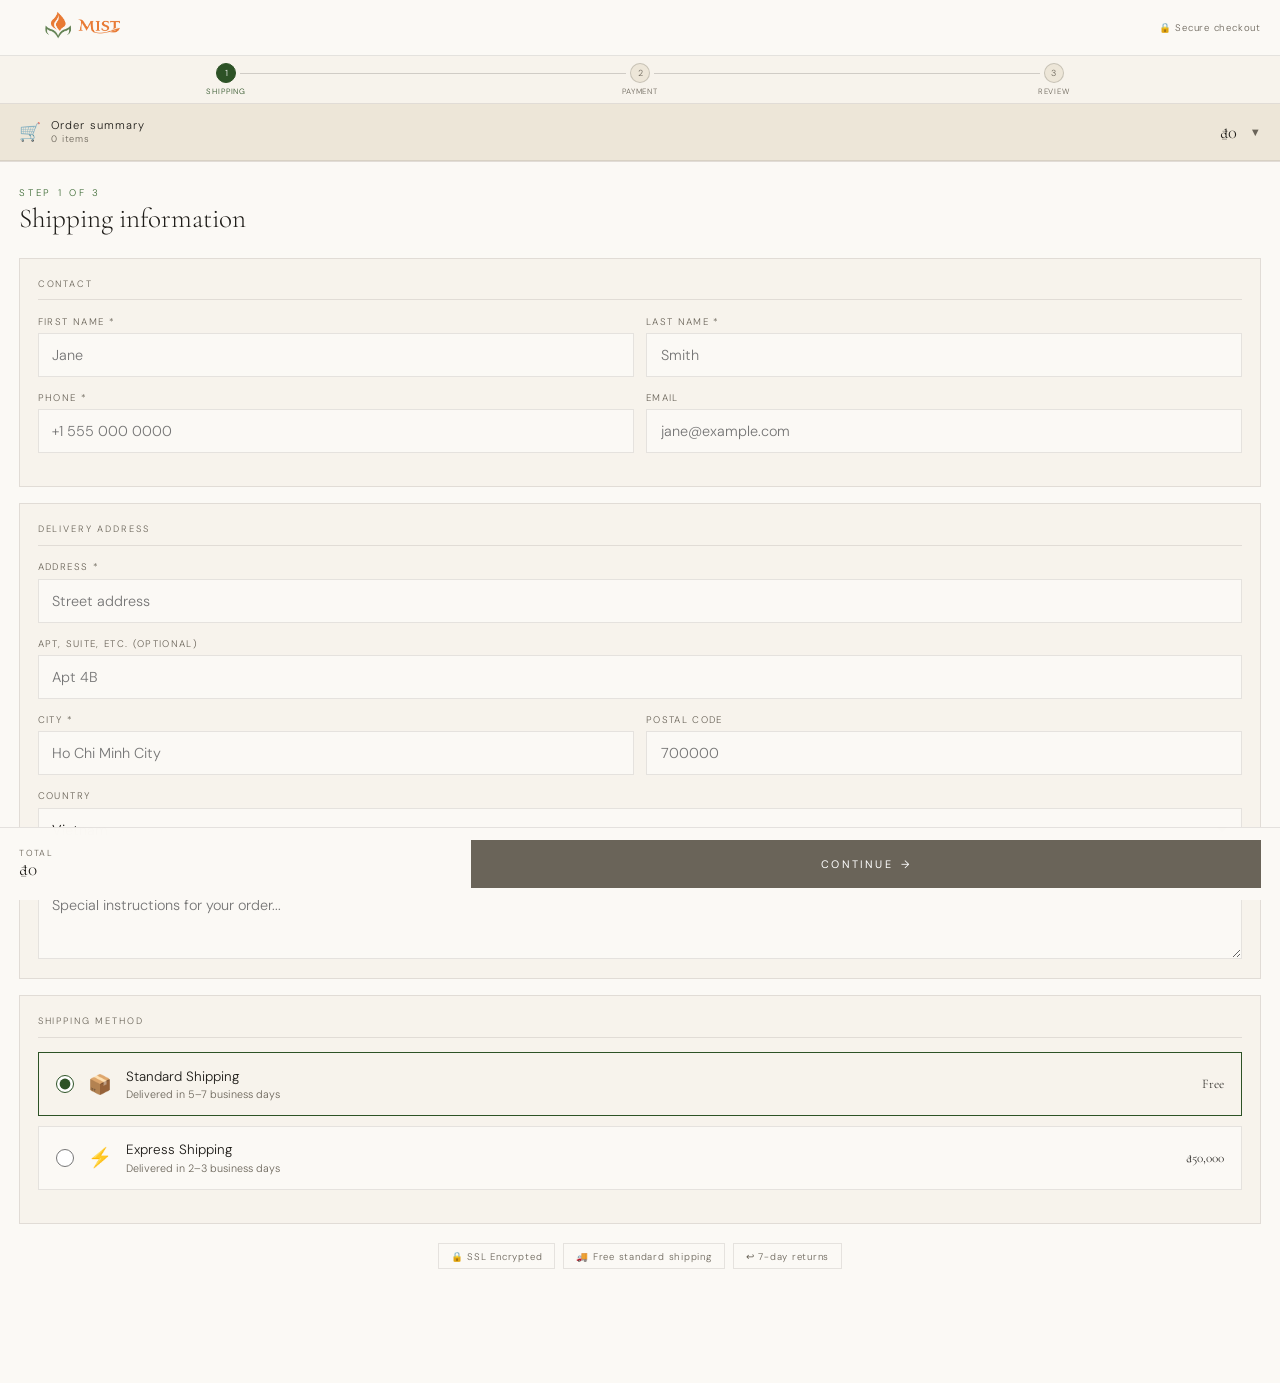
<file: checkout_en.html>
<!DOCTYPE html>
<html lang="en">
<head>
<meta charset="UTF-8">
<meta name="viewport" content="width=device-width, initial-scale=1.0, viewport-fit=cover">
<title>Checkout — MIST</title>
<link href="https://fonts.googleapis.com/css2?family=Cormorant+Garamond:ital,wght@0,300;0,400;0,600;1,300;1,400&family=DM+Sans:wght@200;300;400&display=swap" rel="stylesheet">
<style>
*,*::before,*::after{box-sizing:border-box;margin:0;padding:0}
:root{
  --orange:#C96A1A;--amber:#E8960A;
  --green:#2D5226;--green-mid:#3D6B35;
  --crimson:#7A1525;
  --cream:#F7F3EC;--white:#FBF9F5;--sand:#EDE6D8;
  --ink:#1E1C18;--ash:#6A6459;
  --border:rgba(30,28,24,0.1);--border2:rgba(30,28,24,0.18);
}
html{scroll-behavior:smooth;-webkit-text-size-adjust:100%}
body{font-family:'DM Sans',sans-serif;font-weight:300;background:var(--white);color:var(--ink);min-height:100vh;padding-bottom:90px}

/* ── NAV ── */
.top-bar{
  position:sticky;top:0;z-index:200;
  background:rgba(251,249,245,0.97);backdrop-filter:blur(14px);
  border-bottom:1px solid var(--border);
  display:flex;align-items:center;justify-content:space-between;
  padding:0 1.2rem;height:56px;
}
.top-bar-logo img{height:80px;width:auto;object-fit:contain;display:block;transform:scale(1.1);transform-origin:left center}
.top-secure{font-size:0.6rem;color:var(--ash);letter-spacing:0.08em;display:flex;align-items:center;gap:0.3rem}

/* ── STEPS ── */
.steps{
  display:flex;align-items:center;
  padding:0 1.2rem;height:48px;
  background:var(--cream);border-bottom:1px solid var(--border);
}
.step{
  flex:1;display:flex;flex-direction:column;align-items:center;
  position:relative;
}
.step:not(:last-child)::after{
  content:'';position:absolute;top:10px;left:calc(50% + 14px);
  width:calc(100% - 28px);height:1px;background:var(--border2);
}
.step.done:not(:last-child)::after{background:var(--green)}
.step-dot{
  width:20px;height:20px;border-radius:50%;
  background:var(--sand);border:1px solid var(--border2);
  display:flex;align-items:center;justify-content:center;
  font-size:0.55rem;color:var(--ash);
  transition:all 0.3s;position:relative;z-index:1;
}
.step.active .step-dot{background:var(--green);border-color:var(--green);color:#fff}
.step.done .step-dot{background:var(--green);border-color:var(--green);color:#fff;font-size:0.7rem}
.step-label{font-size:0.48rem;letter-spacing:0.12em;text-transform:uppercase;color:var(--ash);margin-top:3px}
.step.active .step-label{color:var(--green)}

/* ── ORDER SUMMARY TOGGLE ── */
.summary-toggle{
  display:flex;align-items:center;justify-content:space-between;
  padding:0.9rem 1.2rem;
  background:var(--sand);border-bottom:1px solid var(--border);
  cursor:pointer;user-select:none;
}
.summary-toggle-left{display:flex;align-items:center;gap:0.6rem}
.summary-toggle-icon{font-size:1.1rem}
.summary-toggle-text{font-size:0.7rem;letter-spacing:0.1em;color:var(--ink)}
.summary-toggle-count{font-size:0.58rem;letter-spacing:0.1em;color:var(--ash);margin-top:1px}
.summary-toggle-right{display:flex;align-items:center;gap:0.8rem}
.summary-toggle-total{font-family:'Cormorant Garamond',serif;font-size:1.15rem;color:var(--ink)}
.summary-chevron{font-size:0.7rem;color:var(--ash);transition:transform 0.28s}
.summary-chevron.open{transform:rotate(180deg)}

.summary-panel{
  max-height:0;overflow:hidden;
  transition:max-height 0.4s cubic-bezier(0.4,0,0.2,1);
  background:var(--cream);border-bottom:1px solid var(--border);
}
.summary-panel.open{max-height:600px}
.summary-inner{padding:1rem 1.2rem 1.2rem}

.sum-item{
  display:grid;grid-template-columns:52px 1fr auto;
  gap:0.75rem;align-items:center;
  padding:0.65rem 0;border-bottom:1px solid var(--border);
}
.sum-item:last-of-type{border-bottom:none}
.sum-img-wrap{position:relative}
.sum-img{width:52px;height:52px;object-fit:cover;border:1px solid var(--border);display:block}
.sum-qty-badge{
  position:absolute;top:-6px;right:-6px;
  background:var(--ash);color:#fff;
  width:18px;height:18px;border-radius:50%;
  font-size:0.55rem;display:flex;align-items:center;justify-content:center;
}
.sum-name{font-family:'Cormorant Garamond',serif;font-size:0.92rem;color:var(--ink);line-height:1.2}
.sum-scent{font-size:0.55rem;letter-spacing:0.14em;text-transform:uppercase;color:var(--green-mid);margin-bottom:2px}
.sum-price{font-size:0.82rem;color:var(--ink);white-space:nowrap}

.sum-divider{height:1px;background:var(--border);margin:0.7rem 0}

.promo-row{display:flex;gap:0.5rem;margin-bottom:0.9rem}
.promo-inp{
  flex:1;font-family:'DM Sans',sans-serif;font-weight:300;font-size:0.82rem;
  border:1px solid var(--border);background:var(--white);
  padding:0.55rem 0.85rem;outline:none;transition:border-color 0.2s;color:var(--ink);
}
.promo-inp:focus{border-color:var(--green-mid)}
.promo-inp.error{border-color:var(--crimson)}
.promo-inp.success{border-color:var(--green-mid)}
.promo-btn{
  font-family:'DM Sans',sans-serif;font-size:0.62rem;
  letter-spacing:0.12em;text-transform:uppercase;
  background:none;border:1px solid var(--border);
  color:var(--ash);padding:0 1rem;cursor:pointer;
  transition:all 0.2s;white-space:nowrap;min-height:40px;
}
.promo-btn:active{background:var(--green);color:#fff;border-color:var(--green)}

.sum-line{
  display:flex;justify-content:space-between;align-items:baseline;
  font-size:0.75rem;color:var(--ash);padding:0.3rem 0;
}
.sum-line.discount{color:var(--green-mid)}
.sum-line.total{
  font-size:0.82rem;color:var(--ink);
  padding:0.65rem 0 0;margin-top:0.3rem;
  border-top:1px solid var(--border2);
}
.sum-line.total .val{font-family:'Cormorant Garamond',serif;font-size:1.35rem}

/* ── FORM PAGES ── */
.page{display:none;padding:1.5rem 1.2rem}
.page.active{display:block}

.page-heading{margin-bottom:1.5rem}
.page-label{font-size:0.6rem;letter-spacing:0.28em;text-transform:uppercase;color:var(--green-mid);display:block;margin-bottom:0.3rem}
.page-title{font-family:'Cormorant Garamond',serif;font-size:1.7rem;font-weight:300;color:var(--ink);line-height:1.1}

.card{background:var(--cream);border:1px solid var(--border);padding:1.2rem 1.1rem;margin-bottom:1rem}
.card-label{font-size:0.58rem;letter-spacing:0.2em;text-transform:uppercase;color:var(--ash);margin-bottom:0.9rem;padding-bottom:0.6rem;border-bottom:1px solid var(--border)}

.frow{display:grid;grid-template-columns:1fr 1fr;gap:0.75rem}
.fgrp{display:flex;flex-direction:column;gap:0.35rem;margin-bottom:0.85rem}
.fgrp:last-child{margin-bottom:0}
.flabel{font-size:0.6rem;letter-spacing:0.14em;text-transform:uppercase;color:var(--ash)}
.finput,.fselect,.ftextarea{
  font-family:'DM Sans',sans-serif;font-weight:300;font-size:0.9rem;
  color:var(--ink);background:var(--white);
  border:1px solid var(--border);
  padding:0.7rem 0.85rem;outline:none;
  transition:border-color 0.2s;width:100%;
  -webkit-appearance:none;border-radius:0;min-height:44px;
}
.finput:focus,.fselect:focus,.ftextarea:focus{border-color:var(--green-mid)}
.finput.error{border-color:var(--crimson)}
.ftextarea{resize:vertical;min-height:75px}
.fselect{
  background-image:url("data:image/svg+xml,%3Csvg xmlns='http://www.w3.org/2000/svg' width='10' height='6'%3E%3Cpath d='M0 0l5 6 5-6z' fill='%236A6459'/%3E%3C/svg%3E");
  background-repeat:no-repeat;background-position:right 0.9rem center;
  padding-right:2.2rem;cursor:pointer;
}

/* ── SHIPPING OPTIONS ── */
.ship-opts{display:flex;flex-direction:column;gap:0.6rem;margin-bottom:0.85rem}
.ship-opt{
  display:flex;align-items:center;gap:0.85rem;
  padding:0.9rem 1.1rem;cursor:pointer;
  border:1.5px solid var(--border);background:var(--white);
  transition:border-color 0.2s,background 0.2s;
}
.ship-opt.selected{border-color:var(--green);background:var(--cream)}
.ship-opt input[type=radio]{width:18px;height:18px;accent-color:var(--green);flex-shrink:0}
.ship-icon{font-size:1.2rem;flex-shrink:0}
.ship-info{flex:1}
.ship-name{font-size:0.84rem;color:var(--ink)}
.ship-eta{font-size:0.67rem;color:var(--ash);margin-top:0.15rem}
.ship-price{font-size:0.82rem;color:var(--ink);white-space:nowrap;font-family:'Cormorant Garamond',serif}

/* ── PAYMENT OPTIONS ── */
.pay-opts{display:flex;flex-direction:column;gap:0.6rem}
.pay-opt{
  display:flex;align-items:center;gap:0.85rem;
  padding:1rem 1.1rem;cursor:pointer;
  border:1.5px solid var(--border);background:var(--white);
  transition:border-color 0.2s,background 0.2s;
  position:relative;
}
.pay-opt.selected{border-color:var(--green);background:var(--cream)}
.pay-opt input[type=radio]{width:18px;height:18px;accent-color:var(--green);flex-shrink:0}
.pay-icon{font-size:1.3rem;flex-shrink:0}
.pay-info{flex:1}
.pay-name{font-size:0.84rem;color:var(--ink);line-height:1.2}
.pay-desc{font-size:0.67rem;color:var(--ash);margin-top:0.18rem;line-height:1.4}
.pay-badge{
  font-size:0.52rem;letter-spacing:0.1em;text-transform:uppercase;
  background:var(--green);color:#fff;padding:0.2rem 0.55rem;
  position:absolute;top:-1px;right:-1px;
}
.pay-logos{display:flex;gap:0.4rem;margin-top:0.5rem;flex-wrap:wrap}
.pay-logo-chip{
  font-size:0.55rem;letter-spacing:0.08em;
  border:1px solid var(--border);padding:0.2rem 0.5rem;
  color:var(--ash);
}

/* ── CARD FIELDS ── */
.card-fields{margin-top:1rem;padding-top:1rem;border-top:1px solid var(--border);display:none}
.card-fields.show{display:block}
.card-number-wrap{position:relative}
.card-lock{position:absolute;right:0.85rem;top:50%;transform:translateY(-50%);font-size:0.85rem;opacity:0.4}

/* ── TRUST ROW ── */
.trust-row{display:flex;gap:0.5rem;flex-wrap:wrap;margin-top:1.2rem;justify-content:center}
.trust-chip{
  font-size:0.6rem;letter-spacing:0.08em;color:var(--ash);
  border:1px solid var(--border);padding:0.35rem 0.75rem;
  display:flex;align-items:center;gap:0.3rem;
}

/* ── BOTTOM BAR ── */
.bottom-bar{
  position:fixed;bottom:0;left:0;right:0;z-index:300;
  background:rgba(251,249,245,0.98);backdrop-filter:blur(14px);
  border-top:1px solid var(--border);
  padding:0.75rem 1.2rem;
  padding-bottom:calc(0.75rem + env(safe-area-inset-bottom));
  display:flex;align-items:center;gap:0.85rem;
}
.bb-total{flex:1}
.bb-total-label{font-size:0.55rem;letter-spacing:0.16em;text-transform:uppercase;color:var(--ash)}
.bb-total-val{font-family:'Cormorant Garamond',serif;font-size:1.2rem;color:var(--ink);line-height:1.1}
.bb-btn{
  flex:1.8;height:48px;
  background:var(--green);color:#fff;border:none;cursor:pointer;
  font-family:'DM Sans',sans-serif;font-size:0.68rem;
  letter-spacing:0.2em;text-transform:uppercase;
  transition:background 0.2s,transform 0.12s;
  display:flex;align-items:center;justify-content:center;gap:0.5rem;
}
.bb-btn:active{background:var(--green-mid);transform:scale(0.98)}
.bb-btn:disabled{background:var(--ash);cursor:not-allowed}
.bb-back-btn{
  width:48px;height:48px;display:none;
  background:none;border:1px solid var(--border);cursor:pointer;
  color:var(--ash);font-size:1rem;
  align-items:center;justify-content:center;
  transition:all 0.2s;flex-shrink:0;
}
.bb-back-btn:active{background:var(--sand)}

/* ── REVIEW ── */
.review-row{display:flex;align-items:flex-start;justify-content:space-between;margin-bottom:0.85rem}
.review-label{font-size:0.57rem;letter-spacing:0.2em;text-transform:uppercase;color:var(--ash);margin-bottom:0.3rem;display:block}
.review-value{font-size:0.84rem;color:var(--ink);line-height:1.6}
.review-edit{
  font-size:0.58rem;letter-spacing:0.12em;text-transform:uppercase;
  color:var(--green-mid);border:none;background:none;cursor:pointer;
  padding:0;text-decoration:underline;text-underline-offset:2px;flex-shrink:0;
}
.review-section{margin-bottom:0.85rem}

/* ── SUCCESS SHEET ── */
.success-overlay{
  display:none;position:fixed;inset:0;z-index:600;
  background:rgba(30,28,24,0.55);
  align-items:flex-end;justify-content:center;
}
.success-overlay.show{display:flex}
.success-sheet{
  background:var(--white);width:100%;max-height:88vh;
  overflow-y:auto;border-radius:16px 16px 0 0;
  padding:2rem 1.5rem 3rem;text-align:center;
  animation:slideUp 0.42s cubic-bezier(0.22,1,0.36,1) forwards;
}
@keyframes slideUp{from{transform:translateY(60px);opacity:0}to{transform:translateY(0);opacity:1}}
.success-candle{font-size:2.8rem;margin-bottom:1rem;display:block;animation:flicker 2s ease-in-out infinite alternate}
@keyframes flicker{0%{transform:rotate(-1deg)}100%{transform:rotate(1deg)}}
.success-title{font-family:'Cormorant Garamond',serif;font-size:1.9rem;font-weight:300;color:var(--ink);margin-bottom:0.6rem}
.success-order-id{font-size:0.62rem;letter-spacing:0.22em;text-transform:uppercase;color:var(--green-mid);margin-bottom:1.2rem;display:block}
.success-msg{font-size:0.82rem;color:var(--ash);line-height:1.9;margin-bottom:1.8rem;max-width:300px;margin-left:auto;margin-right:auto}
.success-divider{height:1px;background:var(--border);margin:1.2rem 0}
.success-steps{text-align:left;margin-bottom:1.8rem}
.success-step{display:flex;align-items:center;gap:0.75rem;padding:0.6rem 0;border-bottom:1px solid var(--border)}
.success-step:last-child{border-bottom:none}
.success-step-icon{font-size:1rem;width:24px;text-align:center;flex-shrink:0}
.success-step-text{font-size:0.75rem;color:var(--ash);line-height:1.5}
.success-step-text strong{color:var(--ink);font-weight:400}
.success-home{
  display:block;width:100%;padding:0.95rem;
  background:var(--green);color:#fff;text-decoration:none;
  font-size:0.68rem;letter-spacing:0.2em;text-transform:uppercase;
  transition:background 0.2s;
}
.success-home:active{background:var(--green-mid)}
</style>
</head>
<body>

<!-- NAV -->
<header class="top-bar">
  <a class="top-bar-logo" href="index.html">
    <img src="anh/logo-03.png" alt="MIST">
  </a>
  <span class="top-secure">🔒 Secure checkout</span>
</header>

<!-- STEPS -->
<div class="steps" id="stepsBar">
  <div class="step active" id="s1">
    <div class="step-dot" id="sd1">1</div>
    <span class="step-label">Shipping</span>
  </div>
  <div class="step" id="s2">
    <div class="step-dot" id="sd2">2</div>
    <span class="step-label">Payment</span>
  </div>
  <div class="step" id="s3">
    <div class="step-dot" id="sd3">3</div>
    <span class="step-label">Review</span>
  </div>
</div>

<!-- ORDER SUMMARY TOGGLE -->
<div class="summary-toggle" id="summaryToggle">
  <div class="summary-toggle-left">
    <span class="summary-toggle-icon">🛒</span>
    <div>
      <div class="summary-toggle-text">Order summary</div>
      <div class="summary-toggle-count" id="toggleCount">0 items</div>
    </div>
  </div>
  <div class="summary-toggle-right">
    <span class="summary-toggle-total" id="toggleTotal">₫0</span>
    <span class="summary-chevron" id="summaryChevron">▼</span>
  </div>
</div>

<!-- SUMMARY PANEL -->
<div class="summary-panel" id="summaryPanel">
  <div class="summary-inner">
    <div id="sumItems"></div>
    <div class="sum-divider"></div>
    <div class="promo-row">
      <input class="promo-inp" type="text" id="promoInput" placeholder="Promo code">
      <button class="promo-btn" id="promoBtn">Apply</button>
    </div>
    <div class="sum-lines">
      <div class="sum-line"><span>Subtotal</span><span class="val" id="subtotalVal">₫0</span></div>
      <div class="sum-line"><span>Shipping</span><span class="val" id="shippingVal">Free</span></div>
      <div class="sum-line discount" id="discountLine" style="display:none">
        <span>Discount</span><span class="val" id="discountVal">-₫0</span>
      </div>
      <div class="sum-line total">
        <span>Total</span><span class="val" id="totalVal">₫0</span>
      </div>
    </div>
  </div>
</div>

<!-- ══ PAGE 1: SHIPPING ══ -->
<div class="page active" id="page1">
  <div class="page-heading">
    <span class="page-label">Step 1 of 3</span>
    <h1 class="page-title">Shipping information</h1>
  </div>

  <div class="card">
    <p class="card-label">Contact</p>
    <div class="frow">
      <div class="fgrp">
        <label class="flabel">First name *</label>
        <input class="finput" type="text" id="firstName" placeholder="Jane" autocomplete="given-name">
      </div>
      <div class="fgrp">
        <label class="flabel">Last name *</label>
        <input class="finput" type="text" id="lastName" placeholder="Smith" autocomplete="family-name">
      </div>
    </div>
    <div class="frow">
      <div class="fgrp">
        <label class="flabel">Phone *</label>
        <input class="finput" type="tel" id="phone" placeholder="+1 555 000 0000" autocomplete="tel">
      </div>
      <div class="fgrp">
        <label class="flabel">Email</label>
        <input class="finput" type="email" id="email" placeholder="jane@example.com" autocomplete="email">
      </div>
    </div>
  </div>

  <div class="card">
    <p class="card-label">Delivery address</p>
    <div class="fgrp">
      <label class="flabel">Address *</label>
      <input class="finput" type="text" id="address" placeholder="Street address" autocomplete="street-address">
    </div>
    <div class="fgrp">
      <label class="flabel">Apt, suite, etc. (optional)</label>
      <input class="finput" type="text" id="apt" placeholder="Apt 4B" autocomplete="address-line2">
    </div>
    <div class="frow">
      <div class="fgrp">
        <label class="flabel">City *</label>
        <input class="finput" type="text" id="city" placeholder="Ho Chi Minh City" autocomplete="address-level2">
      </div>
      <div class="fgrp">
        <label class="flabel">Postal code</label>
        <input class="finput" type="text" id="postal" placeholder="700000" autocomplete="postal-code">
      </div>
    </div>
    <div class="fgrp">
      <label class="flabel">Country</label>
      <select class="fselect" id="country" autocomplete="country">
        <option value="VN">Vietnam</option>
        <option value="US">United States</option>
        <option value="GB">United Kingdom</option>
        <option value="AU">Australia</option>
        <option value="SG">Singapore</option>
        <option value="JP">Japan</option>
        <option value="KR">South Korea</option>
        <option value="FR">France</option>
        <option value="DE">Germany</option>
        <option value="other">Other</option>
      </select>
    </div>
    <div class="fgrp">
      <label class="flabel">Order notes (optional)</label>
      <textarea class="ftextarea" id="note" placeholder="Special instructions for your order..."></textarea>
    </div>
  </div>

  <div class="card">
    <p class="card-label">Shipping method</p>
    <div class="ship-opts" id="shippingOpts">
      <label class="ship-opt selected">
        <input type="radio" name="shipping" value="standard" checked>
        <span class="ship-icon">📦</span>
        <div class="ship-info">
          <p class="ship-name">Standard Shipping</p>
          <p class="ship-eta">Delivered in 5–7 business days</p>
        </div>
        <span class="ship-price">Free</span>
      </label>
      <label class="ship-opt">
        <input type="radio" name="shipping" value="express">
        <span class="ship-icon">⚡</span>
        <div class="ship-info">
          <p class="ship-name">Express Shipping</p>
          <p class="ship-eta">Delivered in 2–3 business days</p>
        </div>
        <span class="ship-price">₫50,000</span>
      </label>
    </div>
  </div>

  <div class="trust-row">
    <span class="trust-chip">🔒 SSL Encrypted</span>
    <span class="trust-chip">🚚 Free standard shipping</span>
    <span class="trust-chip">↩ 7-day returns</span>
  </div>
</div>

<!-- ══ PAGE 2: PAYMENT ══ -->
<div class="page" id="page2">
  <div class="page-heading">
    <span class="page-label">Step 2 of 3</span>
    <h1 class="page-title">Payment method</h1>
  </div>

  <div class="card">
    <p class="card-label">Choose how to pay</p>
    <div class="pay-opts" id="paymentOptions">

      <label class="pay-opt selected">
        <input type="radio" name="payment" value="card" checked>
        <span class="pay-icon">💳</span>
        <div class="pay-info">
          <p class="pay-name">Credit / Debit card</p>
          <p class="pay-desc">All major cards accepted</p>
          <div class="pay-logos">
            <span class="pay-logo-chip">Visa</span>
            <span class="pay-logo-chip">Mastercard</span>
            <span class="pay-logo-chip">Amex</span>
            <span class="pay-logo-chip">JCB</span>
          </div>
        </div>
        <span class="pay-badge">Secure</span>
      </label>

      <!-- Card fields (shown when card is selected) -->
      <div class="card-fields show" id="cardFields">
        <div class="fgrp">
          <label class="flabel">Card number</label>
          <div class="card-number-wrap">
            <input class="finput" type="text" id="cardNum" placeholder="0000 0000 0000 0000"
                   inputmode="numeric" maxlength="19" autocomplete="cc-number">
            <span class="card-lock">🔒</span>
          </div>
        </div>
        <div class="frow">
          <div class="fgrp">
            <label class="flabel">Expiry date</label>
            <input class="finput" type="text" id="cardExp" placeholder="MM / YY"
                   inputmode="numeric" maxlength="7" autocomplete="cc-exp">
          </div>
          <div class="fgrp">
            <label class="flabel">CVV</label>
            <input class="finput" type="text" id="cardCvv" placeholder="•••"
                   inputmode="numeric" maxlength="4" autocomplete="cc-csc">
          </div>
        </div>
        <div class="fgrp">
          <label class="flabel">Name on card</label>
          <input class="finput" type="text" id="cardName" placeholder="Jane Smith" autocomplete="cc-name">
        </div>
      </div>

      <label class="pay-opt">
        <input type="radio" name="payment" value="paypal">
        <span class="pay-icon">🅿️</span>
        <div class="pay-info">
          <p class="pay-name">PayPal</p>
          <p class="pay-desc">You'll be redirected to PayPal to complete payment</p>
        </div>
      </label>

      <label class="pay-opt">
        <input type="radio" name="payment" value="cod">
        <span class="pay-icon">💵</span>
        <div class="pay-info">
          <p class="pay-name">Cash on delivery (COD)</p>
          <p class="pay-desc">Pay in cash when your order arrives</p>
        </div>
      </label>

      <label class="pay-opt">
        <input type="radio" name="payment" value="bank">
        <span class="pay-icon">🏦</span>
        <div class="pay-info">
          <p class="pay-name">Bank transfer</p>
          <p class="pay-desc">Account details will be sent to your email after checkout</p>
        </div>
      </label>
    </div>
  </div>

  <div class="trust-row">
    <span class="trust-chip">🔒 256-bit encryption</span>
    <span class="trust-chip">✓ Cards not stored</span>
    <span class="trust-chip">🛡 Buyer protection</span>
  </div>
</div>

<!-- ══ PAGE 3: REVIEW ══ -->
<div class="page" id="page3">
  <div class="page-heading">
    <span class="page-label">Step 3 of 3</span>
    <h1 class="page-title">Review your order</h1>
  </div>

  <div class="card">
    <p class="card-label">Shipping details</p>
    <div class="review-row">
      <div>
        <span class="review-label">Recipient</span>
        <span class="review-value" id="revName">—</span>
      </div>
      <button class="review-edit" onclick="goTo(1)">Edit</button>
    </div>
    <div class="review-section">
      <span class="review-label">Address</span>
      <span class="review-value" id="revAddr">—</span>
    </div>
    <div class="review-section">
      <span class="review-label">Phone</span>
      <span class="review-value" id="revPhone">—</span>
    </div>
    <div class="review-section">
      <span class="review-label">Shipping method</span>
      <span class="review-value" id="revShipping">—</span>
    </div>
  </div>

  <div class="card">
    <p class="card-label">Payment</p>
    <div class="review-row">
      <span class="review-value" id="revPayment">—</span>
      <button class="review-edit" onclick="goTo(2)">Edit</button>
    </div>
  </div>

  <div class="card">
    <p class="card-label">Items</p>
    <div id="revItems"></div>
    <div class="sum-divider"></div>
    <div class="sum-line"><span>Subtotal</span><span class="val" id="revSubtotal">₫0</span></div>
    <div class="sum-line"><span>Shipping</span><span class="val" id="revShippingCost">Free</span></div>
    <div class="sum-line discount" id="revDiscountLine" style="display:none">
      <span>Discount</span><span class="val" id="revDiscount">-₫0</span>
    </div>
    <div class="sum-line total">
      <span>Total</span><span class="val" id="revTotal">₫0</span>
    </div>
  </div>

  <p style="font-size:0.72rem;color:var(--ash);line-height:1.8;text-align:center;margin-top:0.5rem">
    By placing your order you agree to MIST's<br>
    <a href="#" style="color:var(--green-mid)">Terms &amp; Conditions</a> and
    <a href="#" style="color:var(--green-mid)">Privacy Policy</a>.
  </p>
</div>

<!-- BOTTOM BAR -->
<div class="bottom-bar">
  <button class="bb-back-btn" id="bbBack" aria-label="Go back">←</button>
  <div class="bb-total">
    <div class="bb-total-label">Total</div>
    <div class="bb-total-val" id="bbTotal">₫0</div>
  </div>
  <button class="bb-btn" id="bbNext">
    <span id="bbNextLabel">Continue</span> →
  </button>
</div>

<!-- SUCCESS SHEET -->
<div class="success-overlay" id="successOverlay">
  <div class="success-sheet">
    <span class="success-candle">🕯️</span>
    <h2 class="success-title">Order confirmed!</h2>
    <span class="success-order-id" id="successOrderId"></span>
    <p class="success-msg">
      Thank you for choosing MIST. We'll send you a confirmation email and contact you shortly to confirm your order.
    </p>
    <div class="success-divider"></div>
    <div class="success-steps">
      <div class="success-step">
        <span class="success-step-icon">📧</span>
        <div class="success-step-text"><strong>Confirmation email</strong> will arrive within a few minutes</div>
      </div>
      <div class="success-step">
        <span class="success-step-icon">📦</span>
        <div class="success-step-text"><strong>Packed &amp; dispatched</strong> within 1–2 business days</div>
      </div>
      <div class="success-step">
        <span class="success-step-icon">🚚</span>
        <div class="success-step-text"><strong>Estimated delivery</strong> in 3–7 business days</div>
      </div>
    </div>
    <a class="success-home" href="index.html">← Back to shop</a>
  </div>
</div>

<script>
/* ── DATA ── */
const products=[
  {id:1,nameEn:'Coffee Candle',   scentEn:'Woody',   price:'150,000₫',img:'anh/coffee1.png'},
  {id:2,nameEn:'Jasmine Candle',  scentEn:'Floral',  price:'150,000₫',img:'anh/jasmine1.png'},
  {id:3,nameEn:'Lemongrass Candle',scentEn:'Herbal', price:'150,000₫',img:'anh/lemongrass1.png'},
  {id:4,nameEn:'Orange Candle',   scentEn:'Citrus',  price:'150,000₫',img:'anh/cam1.png'},
  {id:5,nameEn:'Rose Candle',     scentEn:'Floral',  price:'150,000₫',img:'anh/rose1.png'},
];
const PROMO={'MIST15':0.15,'WELCOME':0.1};
const payLabel={card:'Credit / Debit card',paypal:'PayPal',cod:'Cash on delivery',bank:'Bank transfer'};
const shipLabel={standard:'Standard Shipping (5–7 days)',express:'Express Shipping (2–3 days)'};
const shipCost={standard:0,express:50000};

let cart=[];
try{const r=localStorage.getItem('mist_cart');if(r)cart=JSON.parse(r);}catch(e){}
let discount=0;
let shippingCost=0;
let currentStep=1;

function priceNum(s){return parseInt(s.replace(/[^0-9]/g,''))||0}
function fmtVND(n){return '₫'+n.toLocaleString('vi-VN')}

/* ── SUMMARY ── */
function calcSubtotal(){
  return cart.reduce((s,c)=>{
    const p=products.find(x=>x.id===c.id);
    return s+(p?priceNum(p.price)*c.qty:0);
  },0);
}
function renderSummary(){
  const sub=calcSubtotal();
  const total=Math.max(0,sub-discount)+shippingCost;
  const count=cart.reduce((s,c)=>s+c.qty,0);

  document.getElementById('toggleCount').textContent=count+(count===1?' item':' items');
  document.getElementById('toggleTotal').textContent=fmtVND(total);
  document.getElementById('subtotalVal').textContent=fmtVND(sub);
  document.getElementById('shippingVal').textContent=shippingCost?fmtVND(shippingCost):'Free';
  document.getElementById('totalVal').textContent=fmtVND(total);
  document.getElementById('bbTotal').textContent=fmtVND(total);

  if(discount>0){
    document.getElementById('discountLine').style.display='';
    document.getElementById('discountVal').textContent='-'+fmtVND(discount);
  }

  const box=document.getElementById('sumItems');
  if(!cart.length){box.innerHTML='<p style="font-size:0.78rem;color:var(--ash);padding:0.5rem 0">Your cart is empty.</p>';return;}
  box.innerHTML=cart.map(c=>{
    const p=products.find(x=>x.id===c.id);if(!p)return'';
    return`<div class="sum-item">
      <div class="sum-img-wrap">
        <img class="sum-img" src="${p.img}" alt="${p.nameEn}">
        <span class="sum-qty-badge">${c.qty}</span>
      </div>
      <div>
        <div class="sum-scent">${p.scentEn}</div>
        <div class="sum-name">${p.nameEn}</div>
      </div>
      <span class="sum-price">${fmtVND(priceNum(p.price)*c.qty)}</span>
    </div>`;
  }).join('');
}

/* ── SUMMARY TOGGLE ── */
let summaryOpen=false;
document.getElementById('summaryToggle').addEventListener('click',()=>{
  summaryOpen=!summaryOpen;
  document.getElementById('summaryPanel').classList.toggle('open',summaryOpen);
  document.getElementById('summaryChevron').classList.toggle('open',summaryOpen);
});

/* ── PROMO ── */
document.getElementById('promoBtn').addEventListener('click',()=>{
  const code=document.getElementById('promoInput').value.trim().toUpperCase();
  const inp=document.getElementById('promoInput');
  if(PROMO[code]){
    discount=Math.round(calcSubtotal()*PROMO[code]);
    renderSummary();
    inp.classList.remove('error');inp.classList.add('success');
  }else{
    inp.classList.add('error');inp.classList.remove('success');
    inp.value='';inp.placeholder='Invalid code';
    setTimeout(()=>{inp.placeholder='Promo code';},2000);
  }
});

/* ── SHIPPING OPTIONS ── */
document.querySelectorAll('.ship-opt').forEach(opt=>{
  opt.addEventListener('click',()=>{
    document.querySelectorAll('.ship-opt').forEach(o=>o.classList.remove('selected'));
    opt.classList.add('selected');
    const val=opt.querySelector('input').value;
    shippingCost=shipCost[val]||0;
    renderSummary();
  });
});

/* ── PAYMENT OPTIONS & CARD FIELDS ── */
document.querySelectorAll('.pay-opt').forEach(opt=>{
  opt.addEventListener('click',()=>{
    document.querySelectorAll('.pay-opt').forEach(o=>o.classList.remove('selected'));
    opt.classList.add('selected');
    const val=opt.querySelector('input')?.value;
    document.getElementById('cardFields').classList.toggle('show',val==='card');
  });
});

/* ── CARD FORMATTING ── */
document.getElementById('cardNum')?.addEventListener('input',e=>{
  let v=e.target.value.replace(/\D/g,'').slice(0,16);
  e.target.value=v.replace(/(.{4})/g,'$1 ').trim();
});
document.getElementById('cardExp')?.addEventListener('input',e=>{
  let v=e.target.value.replace(/\D/g,'').slice(0,4);
  if(v.length>2)v=v.slice(0,2)+' / '+v.slice(2);
  e.target.value=v;
});

/* ── STEP NAVIGATION ── */
const stepLabels={1:'Continue',2:'Review order',3:'Place order'};

function goTo(n){
  if(n===currentStep)return;
  document.getElementById('page'+currentStep).classList.remove('active');
  for(let i=1;i<=3;i++){
    const s=document.getElementById('s'+i);
    const d=document.getElementById('sd'+i);
    s.classList.remove('active','done');
    if(i<n){s.classList.add('done');d.textContent='✓';}
    else if(i===n){s.classList.add('active');d.textContent=i;}
    else{d.textContent=i;}
  }
  currentStep=n;
  document.getElementById('page'+n).classList.add('active');
  document.getElementById('bbNextLabel').textContent=stepLabels[n];
  const bb=document.getElementById('bbBack');
  bb.style.display=n>1?'flex':'none';
  if(n===3)fillReview();
  window.scrollTo({top:0,behavior:'smooth'});
}

function fillReview(){
  const fn=document.getElementById('firstName').value.trim();
  const ln=document.getElementById('lastName').value.trim();
  const ph=document.getElementById('phone').value.trim();
  const addr=document.getElementById('address').value.trim();
  const apt=document.getElementById('apt').value.trim();
  const city=document.getElementById('city').value.trim();
  const postal=document.getElementById('postal').value.trim();
  const country=document.getElementById('country');
  const countryText=country.options[country.selectedIndex]?.text||'';
  const payVal=document.querySelector('input[name=payment]:checked')?.value||'card';
  const shipVal=document.querySelector('input[name=shipping]:checked')?.value||'standard';

  document.getElementById('revName').textContent=([fn,ln].filter(Boolean).join(' '))||'—';
  document.getElementById('revPhone').textContent=ph||'—';
  const parts=[addr,apt,city,postal,countryText].filter(Boolean);
  document.getElementById('revAddr').textContent=parts.join(', ')||'—';
  document.getElementById('revPayment').textContent=payLabel[payVal]||'—';
  document.getElementById('revShipping').textContent=shipLabel[shipVal]||'—';

  const sub=calcSubtotal();
  const total=Math.max(0,sub-discount)+shippingCost;
  document.getElementById('revSubtotal').textContent=fmtVND(sub);
  document.getElementById('revShippingCost').textContent=shippingCost?fmtVND(shippingCost):'Free';
  document.getElementById('revTotal').textContent=fmtVND(total);
  if(discount>0){
    document.getElementById('revDiscountLine').style.display='';
    document.getElementById('revDiscount').textContent='-'+fmtVND(discount);
  }

  const box=document.getElementById('revItems');
  box.innerHTML=cart.map(c=>{
    const p=products.find(x=>x.id===c.id);if(!p)return'';
    return`<div class="sum-item">
      <div class="sum-img-wrap">
        <img class="sum-img" src="${p.img}" alt="${p.nameEn}">
        <span class="sum-qty-badge">${c.qty}</span>
      </div>
      <div><div class="sum-scent">${p.scentEn}</div><div class="sum-name">${p.nameEn}</div></div>
      <span class="sum-price">${fmtVND(priceNum(p.price)*c.qty)}</span>
    </div>`;
  }).join('');
}

/* ── VALIDATE STEP 1 ── */
function validateStep1(){
  const req=['firstName','lastName','phone','address','city'];
  let ok=true;
  req.forEach(id=>{
    const el=document.getElementById(id);
    if(!el||!el.value.trim()){if(el)el.classList.add('error');ok=false;}
    else el.classList.remove('error');
  });
  if(!ok)document.querySelector('.finput.error')?.scrollIntoView({behavior:'smooth',block:'center'});
  return ok;
}

/* ── NEXT / BACK / SUBMIT ── */
document.getElementById('bbNext').addEventListener('click',()=>{
  if(currentStep===1){if(validateStep1())goTo(2);}
  else if(currentStep===2){goTo(3);}
  else if(currentStep===3){submitOrder();}
});
document.getElementById('bbBack').addEventListener('click',()=>{
  if(currentStep>1)goTo(currentStep-1);
});

function submitOrder(){
  const btn=document.getElementById('bbNext');
  btn.disabled=true;
  btn.innerHTML='<span>Processing…</span>';
  setTimeout(()=>{
    const orderId='MIST-'+Date.now().toString().slice(-6);
    document.getElementById('successOrderId').textContent='Order #'+orderId;
    localStorage.removeItem('mist_cart');
    document.getElementById('successOverlay').classList.add('show');
  },1400);
}

/* ── INIT ── */
renderSummary();
document.getElementById('bbNextLabel').textContent='Continue';
if(!cart.length)document.getElementById('bbNext').disabled=true;
</script>
</body>
</html>
</file>
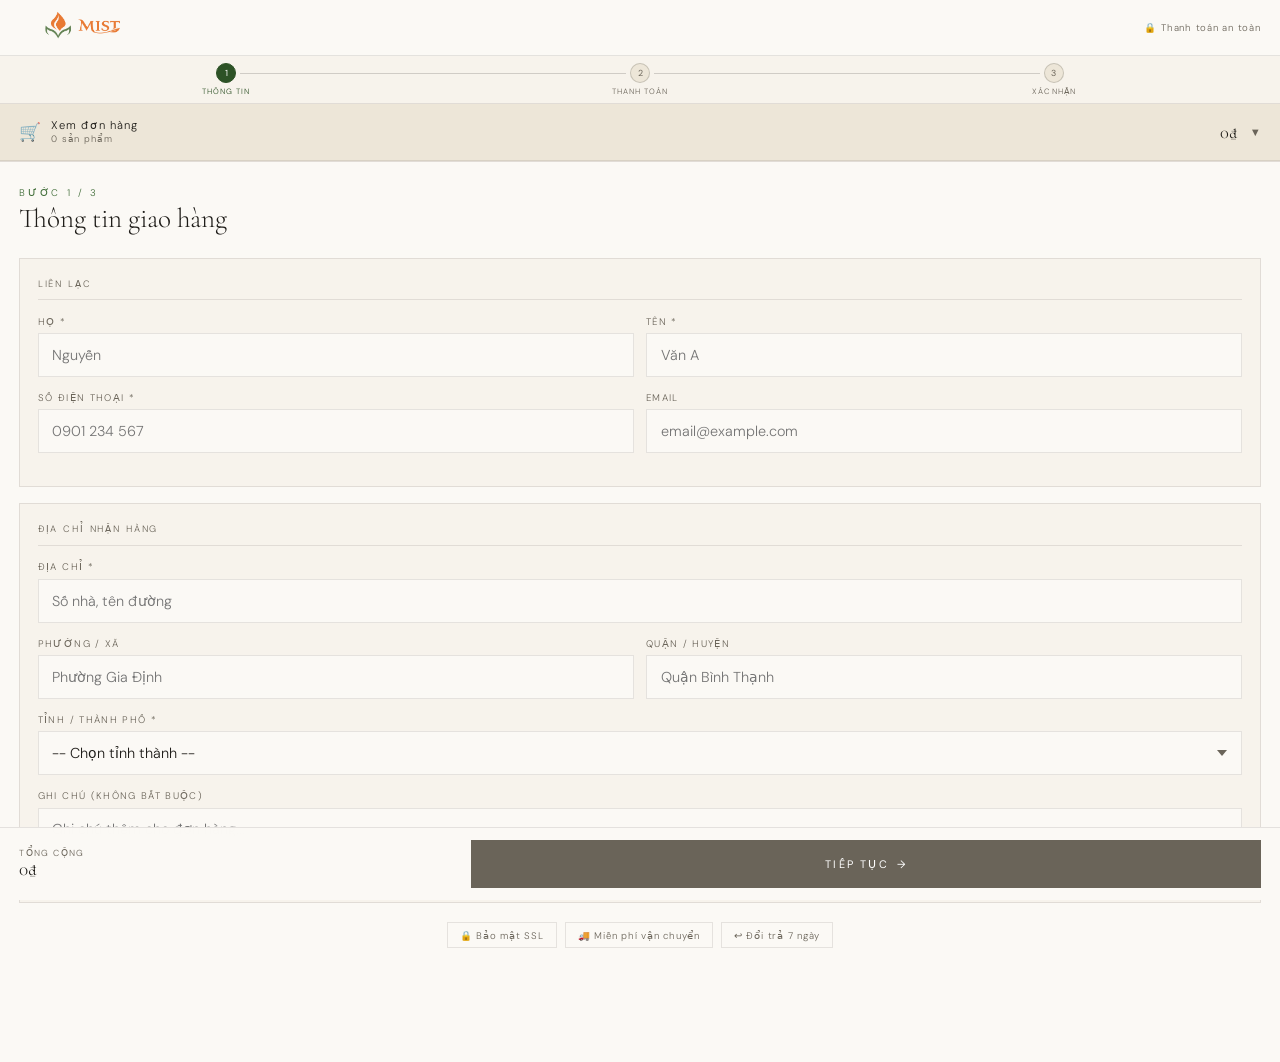
<file: checkout_vn.html>
<!DOCTYPE html>
<html lang="vi">
<head>
<meta charset="UTF-8">
<meta name="viewport" content="width=device-width, initial-scale=1.0, viewport-fit=cover">
<title>Thanh toán — MIST</title>
<link href="https://fonts.googleapis.com/css2?family=Cormorant+Garamond:ital,wght@0,300;0,400;0,600;1,300;1,400&family=DM+Sans:wght@200;300;400&display=swap" rel="stylesheet">
<style>
*,*::before,*::after{box-sizing:border-box;margin:0;padding:0}
:root{
  --orange:#C96A1A;--amber:#E8960A;
  --green:#2D5226;--green-mid:#3D6B35;
  --crimson:#7A1525;
  --cream:#F7F3EC;--white:#FBF9F5;--sand:#EDE6D8;
  --ink:#1E1C18;--ash:#6A6459;
  --border:rgba(30,28,24,0.1);--border2:rgba(30,28,24,0.18);
  --radius:0px;
}
html{scroll-behavior:smooth;-webkit-text-size-adjust:100%}
body{font-family:'DM Sans',sans-serif;font-weight:300;background:var(--white);color:var(--ink);min-height:100vh;padding-bottom:90px}

/* ── NAV ── */
.top-bar{
  position:sticky;top:0;z-index:200;
  background:rgba(251,249,245,0.97);backdrop-filter:blur(14px);
  border-bottom:1px solid var(--border);
  display:flex;align-items:center;justify-content:space-between;
  padding:0 1.2rem;height:56px;
}
.top-bar-logo img{height:80px;width:auto;object-fit:contain;display:block;transform:scale(1.1);transform-origin:left center}
.top-back{
  font-size:0.62rem;letter-spacing:0.18em;text-transform:uppercase;
  color:var(--ash);text-decoration:none;
  border:1px solid var(--border);padding:0.38rem 0.9rem;
  display:flex;align-items:center;gap:0.4rem;transition:all 0.2s;
}
.top-back:hover{color:var(--green);border-color:var(--green-mid)}
.top-secure{font-size:0.6rem;color:var(--ash);letter-spacing:0.08em;display:flex;align-items:center;gap:0.3rem}

/* ── STEPS ── */
.steps{
  display:flex;align-items:center;
  padding:0 1.2rem;height:48px;
  background:var(--cream);border-bottom:1px solid var(--border);
  gap:0;
}
.step{
  flex:1;display:flex;flex-direction:column;align-items:center;
  position:relative;
}
.step:not(:last-child)::after{
  content:'';position:absolute;top:10px;left:calc(50% + 14px);
  width:calc(100% - 28px);height:1px;background:var(--border2);
}
.step.done:not(:last-child)::after{background:var(--green)}
.step-dot{
  width:20px;height:20px;border-radius:50%;
  background:var(--sand);border:1px solid var(--border2);
  display:flex;align-items:center;justify-content:center;
  font-size:0.55rem;font-weight:400;color:var(--ash);
  transition:all 0.3s;position:relative;z-index:1;
}
.step.active .step-dot{background:var(--green);border-color:var(--green);color:#fff}
.step.done .step-dot{background:var(--green);border-color:var(--green);color:#fff;font-size:0.7rem}
.step-label{font-size:0.48rem;letter-spacing:0.12em;text-transform:uppercase;color:var(--ash);margin-top:3px}
.step.active .step-label{color:var(--green)}

/* ── ORDER SUMMARY TOGGLE ── */
.summary-toggle{
  display:flex;align-items:center;justify-content:space-between;
  padding:0.9rem 1.2rem;
  background:var(--sand);border-bottom:1px solid var(--border);
  cursor:pointer;user-select:none;
}
.summary-toggle-left{display:flex;align-items:center;gap:0.6rem}
.summary-toggle-icon{font-size:1.1rem}
.summary-toggle-text{font-size:0.7rem;letter-spacing:0.1em;color:var(--ink)}
.summary-toggle-count{
  font-size:0.58rem;letter-spacing:0.1em;color:var(--ash);margin-top:1px
}
.summary-toggle-right{display:flex;align-items:center;gap:0.8rem}
.summary-toggle-total{
  font-family:'Cormorant Garamond',serif;font-size:1.15rem;color:var(--ink)
}
.summary-chevron{font-size:0.7rem;color:var(--ash);transition:transform 0.28s}
.summary-chevron.open{transform:rotate(180deg)}

.summary-panel{
  max-height:0;overflow:hidden;
  transition:max-height 0.4s cubic-bezier(0.4,0,0.2,1);
  background:var(--cream);border-bottom:1px solid var(--border);
}
.summary-panel.open{max-height:600px}
.summary-inner{padding:1rem 1.2rem 1.2rem}

.sum-item{
  display:grid;grid-template-columns:52px 1fr auto;
  gap:0.75rem;align-items:center;
  padding:0.65rem 0;border-bottom:1px solid var(--border);
}
.sum-item:last-of-type{border-bottom:none}
.sum-img-wrap{position:relative}
.sum-img{width:52px;height:52px;object-fit:cover;border:1px solid var(--border);display:block}
.sum-qty-badge{
  position:absolute;top:-6px;right:-6px;
  background:var(--ash);color:#fff;
  width:18px;height:18px;border-radius:50%;
  font-size:0.55rem;display:flex;align-items:center;justify-content:center;
}
.sum-name{font-family:'Cormorant Garamond',serif;font-size:0.92rem;color:var(--ink);line-height:1.2}
.sum-scent{font-size:0.55rem;letter-spacing:0.14em;text-transform:uppercase;color:var(--green-mid);margin-bottom:2px}
.sum-price{font-size:0.82rem;color:var(--ink);white-space:nowrap}

.sum-divider{height:1px;background:var(--border);margin:0.7rem 0}

.promo-row{display:flex;gap:0.5rem;margin-bottom:0.9rem}
.promo-inp{
  flex:1;font-family:'DM Sans',sans-serif;font-weight:300;font-size:0.82rem;
  border:1px solid var(--border);background:var(--white);
  padding:0.55rem 0.85rem;outline:none;transition:border-color 0.2s;
  color:var(--ink);
}
.promo-inp:focus{border-color:var(--green-mid)}
.promo-inp.error{border-color:var(--crimson)}
.promo-inp.success{border-color:var(--green-mid)}
.promo-btn{
  font-family:'DM Sans',sans-serif;font-size:0.62rem;
  letter-spacing:0.12em;text-transform:uppercase;
  background:none;border:1px solid var(--border);
  color:var(--ash);padding:0 1rem;cursor:pointer;
  transition:all 0.2s;white-space:nowrap;min-height:40px;
}
.promo-btn:active{background:var(--green);color:#fff;border-color:var(--green)}

.sum-lines{}
.sum-line{
  display:flex;justify-content:space-between;align-items:baseline;
  font-size:0.75rem;color:var(--ash);padding:0.3rem 0;
}
.sum-line.discount{color:var(--green-mid)}
.sum-line.total{
  font-size:0.82rem;color:var(--ink);
  padding:0.65rem 0 0;margin-top:0.3rem;
  border-top:1px solid var(--border2);
}
.sum-line.total .val{
  font-family:'Cormorant Garamond',serif;font-size:1.35rem;
}

/* ── FORM STEPS ── */
.page{display:none;padding:1.5rem 1.2rem}
.page.active{display:block}

.page-heading{margin-bottom:1.5rem}
.page-label{font-size:0.6rem;letter-spacing:0.28em;text-transform:uppercase;color:var(--green-mid);display:block;margin-bottom:0.3rem}
.page-title{font-family:'Cormorant Garamond',serif;font-size:1.7rem;font-weight:300;color:var(--ink);line-height:1.1}

.card{background:var(--cream);border:1px solid var(--border);padding:1.2rem 1.1rem;margin-bottom:1rem}
.card-label{font-size:0.58rem;letter-spacing:0.2em;text-transform:uppercase;color:var(--ash);margin-bottom:0.9rem;padding-bottom:0.6rem;border-bottom:1px solid var(--border)}

.frow{display:grid;grid-template-columns:1fr 1fr;gap:0.75rem}
.fgrp{display:flex;flex-direction:column;gap:0.35rem;margin-bottom:0.85rem}
.fgrp:last-child{margin-bottom:0}
.fgrp.full{grid-column:1/-1}
.flabel{font-size:0.6rem;letter-spacing:0.14em;text-transform:uppercase;color:var(--ash)}
.finput,.fselect,.ftextarea{
  font-family:'DM Sans',sans-serif;font-weight:300;font-size:0.9rem;
  color:var(--ink);background:var(--white);
  border:1px solid var(--border);
  padding:0.7rem 0.85rem;outline:none;
  transition:border-color 0.2s;width:100%;
  -webkit-appearance:none;border-radius:0;
  min-height:44px;
}
.finput:focus,.fselect:focus,.ftextarea:focus{border-color:var(--green-mid)}
.finput.error{border-color:var(--crimson)}
.ftextarea{resize:vertical;min-height:75px}
.fselect{
  background-image:url("data:image/svg+xml,%3Csvg xmlns='http://www.w3.org/2000/svg' width='10' height='6'%3E%3Cpath d='M0 0l5 6 5-6z' fill='%236A6459'/%3E%3C/svg%3E");
  background-repeat:no-repeat;background-position:right 0.9rem center;
  padding-right:2.2rem;cursor:pointer;
}

/* ── PAYMENT OPTIONS ── */
.pay-opts{display:flex;flex-direction:column;gap:0.6rem}
.pay-opt{
  display:flex;align-items:center;gap:0.85rem;
  padding:1rem 1.1rem;cursor:pointer;
  border:1.5px solid var(--border);background:var(--white);
  transition:border-color 0.2s,background 0.2s;
  position:relative;
}
.pay-opt.selected{border-color:var(--green);background:var(--cream)}
.pay-opt input[type=radio]{
  width:18px;height:18px;accent-color:var(--green);
  cursor:pointer;flex-shrink:0;
}
.pay-icon{font-size:1.3rem;flex-shrink:0}
.pay-info{flex:1}
.pay-name{font-size:0.84rem;color:var(--ink);line-height:1.2}
.pay-desc{font-size:0.67rem;color:var(--ash);margin-top:0.18rem;line-height:1.4}
.pay-badge{
  font-size:0.52rem;letter-spacing:0.1em;text-transform:uppercase;
  background:var(--green);color:#fff;
  padding:0.2rem 0.55rem;position:absolute;top:-1px;right:-1px;
}

/* ── TRUST ROW ── */
.trust-row{display:flex;gap:0.5rem;flex-wrap:wrap;margin-top:1.2rem;justify-content:center}
.trust-chip{
  font-size:0.6rem;letter-spacing:0.08em;
  color:var(--ash);border:1px solid var(--border);
  padding:0.35rem 0.75rem;
  display:flex;align-items:center;gap:0.3rem;
}

/* ── STICKY BOTTOM BAR ── */
.bottom-bar{
  position:fixed;bottom:0;left:0;right:0;z-index:300;
  background:rgba(251,249,245,0.98);backdrop-filter:blur(14px);
  border-top:1px solid var(--border);
  padding:0.75rem 1.2rem;
  padding-bottom:calc(0.75rem + env(safe-area-inset-bottom));
  display:flex;align-items:center;gap:0.85rem;
}
.bb-total{flex:1}
.bb-total-label{font-size:0.55rem;letter-spacing:0.16em;text-transform:uppercase;color:var(--ash)}
.bb-total-val{font-family:'Cormorant Garamond',serif;font-size:1.2rem;color:var(--ink);line-height:1.1}
.bb-btn{
  flex:1.8;height:48px;
  background:var(--green);color:#fff;border:none;cursor:pointer;
  font-family:'DM Sans',sans-serif;font-size:0.68rem;
  letter-spacing:0.2em;text-transform:uppercase;
  transition:background 0.2s,transform 0.12s;
  display:flex;align-items:center;justify-content:center;gap:0.5rem;
}
.bb-btn:active{background:var(--green-mid);transform:scale(0.98)}
.bb-btn:disabled{background:var(--ash);cursor:not-allowed}
.bb-back-btn{
  width:48px;height:48px;
  background:none;border:1px solid var(--border);cursor:pointer;
  color:var(--ash);font-size:1rem;
  display:flex;align-items:center;justify-content:center;
  transition:all 0.2s;flex-shrink:0;
}
.bb-back-btn:active{background:var(--sand)}

/* ── SUCCESS OVERLAY ── */
.success-overlay{
  display:none;position:fixed;inset:0;z-index:600;
  background:rgba(30,28,24,0.55);
  align-items:flex-end;justify-content:center;
}
.success-overlay.show{display:flex}
.success-sheet{
  background:var(--white);width:100%;max-height:88vh;
  overflow-y:auto;border-radius:16px 16px 0 0;
  padding:2rem 1.5rem 3rem;
  text-align:center;
  animation:slideUp 0.42s cubic-bezier(0.22,1,0.36,1) forwards;
}
@keyframes slideUp{from{transform:translateY(60px);opacity:0}to{transform:translateY(0);opacity:1}}
.success-candle{font-size:2.8rem;margin-bottom:1rem;display:block;animation:flicker 2s ease-in-out infinite alternate}
@keyframes flicker{0%{transform:rotate(-1deg)}100%{transform:rotate(1deg)}}
.success-title{font-family:'Cormorant Garamond',serif;font-size:1.9rem;font-weight:300;color:var(--ink);margin-bottom:0.6rem}
.success-order-id{font-size:0.62rem;letter-spacing:0.22em;text-transform:uppercase;color:var(--green-mid);margin-bottom:1.2rem;display:block}
.success-msg{font-size:0.82rem;color:var(--ash);line-height:1.9;margin-bottom:1.8rem;max-width:300px;margin-left:auto;margin-right:auto}
.success-divider{height:1px;background:var(--border);margin:1.2rem 0}
.success-steps{text-align:left;margin-bottom:1.8rem}
.success-step{display:flex;align-items:center;gap:0.75rem;padding:0.6rem 0;border-bottom:1px solid var(--border)}
.success-step:last-child{border-bottom:none}
.success-step-icon{font-size:1rem;width:24px;text-align:center;flex-shrink:0}
.success-step-text{font-size:0.75rem;color:var(--ash);line-height:1.5}
.success-step-text strong{color:var(--ink);font-weight:400}
.success-home{
  display:block;width:100%;padding:0.95rem;
  background:var(--green);color:#fff;text-decoration:none;
  font-size:0.68rem;letter-spacing:0.2em;text-transform:uppercase;
  transition:background 0.2s;
}
.success-home:active{background:var(--green-mid)}

/* ── REVIEW PAGE ── */
.review-section{margin-bottom:1.2rem}
.review-label{font-size:0.57rem;letter-spacing:0.2em;text-transform:uppercase;color:var(--ash);margin-bottom:0.5rem;display:block}
.review-value{font-size:0.84rem;color:var(--ink);line-height:1.6}
.review-edit{
  font-size:0.58rem;letter-spacing:0.12em;text-transform:uppercase;
  color:var(--green-mid);border:none;background:none;cursor:pointer;
  padding:0;text-decoration:underline;text-underline-offset:2px;
}
.review-row{display:flex;align-items:baseline;justify-content:space-between;margin-bottom:0.7rem}
</style>
</head>
<body>

<!-- NAV -->
<header class="top-bar">
  <a class="top-bar-logo" href="index.html">
    <img src="anh/logo-03.png" alt="MIST">
  </a>
  <span class="top-secure">🔒 Thanh toán an toàn</span>
</header>

<!-- STEP INDICATOR -->
<div class="steps" id="stepsBar">
  <div class="step active" id="s1">
    <div class="step-dot" id="sd1">1</div>
    <span class="step-label">Thông tin</span>
  </div>
  <div class="step" id="s2">
    <div class="step-dot" id="sd2">2</div>
    <span class="step-label">Thanh toán</span>
  </div>
  <div class="step" id="s3">
    <div class="step-dot" id="sd3">3</div>
    <span class="step-label">Xác nhận</span>
  </div>
</div>

<!-- ORDER SUMMARY TOGGLE -->
<div class="summary-toggle" id="summaryToggle">
  <div class="summary-toggle-left">
    <span class="summary-toggle-icon">🛒</span>
    <div>
      <div class="summary-toggle-text">Xem đơn hàng</div>
      <div class="summary-toggle-count" id="toggleCount">0 sản phẩm</div>
    </div>
  </div>
  <div class="summary-toggle-right">
    <span class="summary-toggle-total" id="toggleTotal">0₫</span>
    <span class="summary-chevron" id="summaryChevron">▼</span>
  </div>
</div>

<!-- ORDER SUMMARY PANEL -->
<div class="summary-panel" id="summaryPanel">
  <div class="summary-inner">
    <div id="sumItems"></div>
    <div class="sum-divider"></div>
    <div class="promo-row">
      <input class="promo-inp" type="text" id="promoInput" placeholder="Nhập mã giảm giá">
      <button class="promo-btn" id="promoBtn">Áp dụng</button>
    </div>
    <div class="sum-lines">
      <div class="sum-line"><span>Tạm tính</span><span class="val" id="subtotalVal">0₫</span></div>
      <div class="sum-line"><span>Phí vận chuyển</span><span class="val">Miễn phí</span></div>
      <div class="sum-line discount" id="discountLine" style="display:none">
        <span>Giảm giá</span><span class="val" id="discountVal">-0₫</span>
      </div>
      <div class="sum-line total">
        <span>Tổng cộng</span><span class="val" id="totalVal">0₫</span>
      </div>
    </div>
  </div>
</div>

<!-- ══ PAGE 1: THÔNG TIN GIAO HÀNG ══ -->
<div class="page active" id="page1">
  <div class="page-heading">
    <span class="page-label">Bước 1 / 3</span>
    <h1 class="page-title">Thông tin giao hàng</h1>
  </div>

  <div class="card">
    <p class="card-label">Liên lạc</p>
    <div class="frow">
      <div class="fgrp">
        <label class="flabel">Họ *</label>
        <input class="finput" type="text" id="lastName" placeholder="Nguyễn" autocomplete="family-name">
      </div>
      <div class="fgrp">
        <label class="flabel">Tên *</label>
        <input class="finput" type="text" id="firstName" placeholder="Văn A" autocomplete="given-name">
      </div>
    </div>
    <div class="frow">
      <div class="fgrp">
        <label class="flabel">Số điện thoại *</label>
        <input class="finput" type="tel" id="phone" placeholder="0901 234 567" autocomplete="tel">
      </div>
      <div class="fgrp">
        <label class="flabel">Email</label>
        <input class="finput" type="email" id="email" placeholder="email@example.com" autocomplete="email">
      </div>
    </div>
  </div>

  <div class="card">
    <p class="card-label">Địa chỉ nhận hàng</p>
    <div class="fgrp">
      <label class="flabel">Địa chỉ *</label>
      <input class="finput" type="text" id="address" placeholder="Số nhà, tên đường" autocomplete="street-address">
    </div>
    <div class="frow">
      <div class="fgrp">
        <label class="flabel">Phường / Xã</label>
        <input class="finput" type="text" id="ward" placeholder="Phường Gia Định">
      </div>
      <div class="fgrp">
        <label class="flabel">Quận / Huyện</label>
        <input class="finput" type="text" id="district" placeholder="Quận Bình Thạnh">
      </div>
    </div>
    <div class="fgrp">
      <label class="flabel">Tỉnh / Thành phố *</label>
      <select class="fselect" id="city" autocomplete="address-level1">
        <option value="">-- Chọn tỉnh thành --</option>
        <option>TP. Hồ Chí Minh</option>
        <option>Hà Nội</option>
        <option>Đà Nẵng</option>
        <option>Cần Thơ</option>
        <option>Hải Phòng</option>
        <option>Bình Dương</option>
        <option>Đồng Nai</option>
        <option>Khác</option>
      </select>
    </div>
    <div class="fgrp">
      <label class="flabel">Ghi chú (không bắt buộc)</label>
      <textarea class="ftextarea" id="note" placeholder="Ghi chú thêm cho đơn hàng..."></textarea>
    </div>
  </div>

  <div class="trust-row">
    <span class="trust-chip">🔒 Bảo mật SSL</span>
    <span class="trust-chip">🚚 Miễn phí vận chuyển</span>
    <span class="trust-chip">↩ Đổi trả 7 ngày</span>
  </div>
</div>

<!-- ══ PAGE 2: THANH TOÁN ══ -->
<div class="page" id="page2">
  <div class="page-heading">
    <span class="page-label">Bước 2 / 3</span>
    <h1 class="page-title">Phương thức thanh toán</h1>
  </div>

  <div class="card">
    <p class="card-label">Chọn phương thức</p>
    <div class="pay-opts" id="paymentOptions">
      <label class="pay-opt selected">
        <input type="radio" name="payment" value="cod" checked>
        <span class="pay-icon">💵</span>
        <div class="pay-info">
          <p class="pay-name">Thanh toán khi nhận hàng (COD)</p>
          <p class="pay-desc">Trả tiền mặt khi giao hàng tới tay bạn</p>
        </div>
        <span class="pay-badge">Phổ biến</span>
      </label>
      <label class="pay-opt">
        <input type="radio" name="payment" value="bank">
        <span class="pay-icon">🏦</span>
        <div class="pay-info">
          <p class="pay-name">Chuyển khoản ngân hàng</p>
          <p class="pay-desc">Thông tin tài khoản sẽ gửi qua email sau khi đặt hàng</p>
        </div>
      </label>
      <label class="pay-opt">
        <input type="radio" name="payment" value="momo">
        <span class="pay-icon">💜</span>
        <div class="pay-info">
          <p class="pay-name">Ví MoMo</p>
          <p class="pay-desc">Thanh toán nhanh qua ví điện tử MoMo</p>
        </div>
      </label>
      <label class="pay-opt">
        <input type="radio" name="payment" value="vnpay">
        <span class="pay-icon">🔵</span>
        <div class="pay-info">
          <p class="pay-name">VNPay QR</p>
          <p class="pay-desc">Quét mã QR từ app ngân hàng bất kỳ</p>
        </div>
      </label>
    </div>
  </div>

  <div class="trust-row">
    <span class="trust-chip">🔒 Mã hoá 256-bit</span>
    <span class="trust-chip">✓ Không lưu thẻ</span>
    <span class="trust-chip">🛡 Bảo vệ người mua</span>
  </div>
</div>

<!-- ══ PAGE 3: XÁC NHẬN ══ -->
<div class="page" id="page3">
  <div class="page-heading">
    <span class="page-label">Bước 3 / 3</span>
    <h1 class="page-title">Xác nhận đơn hàng</h1>
  </div>

  <div class="card">
    <p class="card-label">Thông tin giao hàng</p>
    <div class="review-row">
      <div>
        <span class="review-label">Người nhận</span>
        <span class="review-value" id="revName">—</span>
      </div>
      <button class="review-edit" onclick="goTo(1)">Sửa</button>
    </div>
    <div class="review-section">
      <span class="review-label">Địa chỉ</span>
      <span class="review-value" id="revAddr">—</span>
    </div>
    <div class="review-section">
      <span class="review-label">Điện thoại</span>
      <span class="review-value" id="revPhone">—</span>
    </div>
  </div>

  <div class="card">
    <p class="card-label">Thanh toán</p>
    <div class="review-row">
      <span class="review-value" id="revPayment">—</span>
      <button class="review-edit" onclick="goTo(2)">Sửa</button>
    </div>
  </div>

  <div class="card">
    <p class="card-label">Đơn hàng</p>
    <div id="revItems"></div>
    <div class="sum-divider"></div>
    <div class="sum-line total">
      <span>Tổng cộng</span>
      <span class="val" id="revTotal">0₫</span>
    </div>
  </div>

  <p style="font-size:0.72rem;color:var(--ash);line-height:1.8;text-align:center;margin-top:0.5rem">
    Bằng cách nhấn "Đặt hàng ngay", bạn đồng ý với<br>
    <a href="#" style="color:var(--green-mid)">Điều khoản sử dụng</a> của MIST.
  </p>
</div>

<!-- BOTTOM BAR -->
<div class="bottom-bar" id="bottomBar">
  <button class="bb-back-btn" id="bbBack" style="display:none" aria-label="Quay lại">←</button>
  <div class="bb-total">
    <div class="bb-total-label">Tổng cộng</div>
    <div class="bb-total-val" id="bbTotal">0₫</div>
  </div>
  <button class="bb-btn" id="bbNext">
    <span id="bbNextLabel">Tiếp tục</span> →
  </button>
</div>

<!-- SUCCESS SHEET -->
<div class="success-overlay" id="successOverlay">
  <div class="success-sheet">
    <span class="success-candle">🕯️</span>
    <h2 class="success-title">Đặt hàng thành công!</h2>
    <span class="success-order-id" id="successOrderId"></span>
    <p class="success-msg">
      Cảm ơn bạn đã tin tưởng MIST. Chúng tôi sẽ liên hệ xác nhận đơn hàng trong thời gian sớm nhất.
    </p>
    <div class="success-divider"></div>
    <div class="success-steps">
      <div class="success-step">
        <span class="success-step-icon">📧</span>
        <div class="success-step-text"><strong>Email xác nhận</strong> sẽ được gửi trong vài phút</div>
      </div>
      <div class="success-step">
        <span class="success-step-icon">📦</span>
        <div class="success-step-text"><strong>Đóng gói & giao hàng</strong> trong 1–2 ngày làm việc</div>
      </div>
      <div class="success-step">
        <span class="success-step-icon">🚚</span>
        <div class="success-step-text"><strong>Giao hàng dự kiến</strong> trong 3–5 ngày</div>
      </div>
    </div>
    <a class="success-home" href="index.html">← Về trang chủ</a>
  </div>
</div>

<script>
/* ── DATA ── */
const products=[
  {id:1,nameVi:'Nến Cà Phê',   scentVi:'Gỗ & Nhựa',  price:'150,000₫',img:'anh/coffee1.png'},
  {id:2,nameVi:'Nến Hoa Nhài', scentVi:'Hoa cỏ',      price:'150,000₫',img:'anh/jasmine1.png'},
  {id:3,nameVi:'Nến Sả Chanh', scentVi:'Thảo mộc',    price:'150,000₫',img:'anh/lemongrass1.png'},
  {id:4,nameVi:'Nến Cam',      scentVi:'Cam Chanh',    price:'150,000₫',img:'anh/cam1.png'},
  {id:5,nameVi:'Nến Hoa Hồng', scentVi:'Hoa cỏ',      price:'150,000₫',img:'anh/rose1.png'},
];
const PROMO={'MIST15':0.15,'WELCOME':0.1};
const payLabel={'cod':'Thanh toán khi nhận hàng','bank':'Chuyển khoản ngân hàng','momo':'Ví MoMo','vnpay':'VNPay QR'};

let cart=[];
try{const r=localStorage.getItem('mist_cart');if(r)cart=JSON.parse(r);}catch(e){}
let discount=0;
let currentStep=1;

function priceNum(s){return parseInt(s.replace(/[^0-9]/g,''))||0}
function fmtVND(n){return n.toLocaleString('vi-VN')+'₫'}

/* ── RENDER SUMMARY ── */
function calcSubtotal(){
  return cart.reduce((s,c)=>{
    const p=products.find(x=>x.id===c.id);
    return s+(p?priceNum(p.price)*c.qty:0);
  },0);
}
function renderSummary(){
  const sub=calcSubtotal();
  const total=Math.max(0,sub-discount);
  const count=cart.reduce((s,c)=>s+c.qty,0);

  document.getElementById('toggleCount').textContent=count+' sản phẩm';
  document.getElementById('toggleTotal').textContent=fmtVND(total);
  document.getElementById('subtotalVal').textContent=fmtVND(sub);
  document.getElementById('totalVal').textContent=fmtVND(total);
  document.getElementById('bbTotal').textContent=fmtVND(total);

  if(discount>0){
    document.getElementById('discountLine').style.display='';
    document.getElementById('discountVal').textContent='-'+fmtVND(discount);
  }

  const box=document.getElementById('sumItems');
  if(!cart.length){box.innerHTML='<p style="font-size:0.78rem;color:var(--ash);padding:0.5rem 0">Giỏ hàng trống.</p>';return;}
  box.innerHTML=cart.map(c=>{
    const p=products.find(x=>x.id===c.id);if(!p)return'';
    return`<div class="sum-item">
      <div class="sum-img-wrap">
        <img class="sum-img" src="${p.img}" alt="${p.nameVi}">
        <span class="sum-qty-badge">${c.qty}</span>
      </div>
      <div>
        <div class="sum-scent">${p.scentVi}</div>
        <div class="sum-name">${p.nameVi}</div>
      </div>
      <span class="sum-price">${fmtVND(priceNum(p.price)*c.qty)}</span>
    </div>`;
  }).join('');
}

/* ── SUMMARY TOGGLE ── */
let summaryOpen=false;
document.getElementById('summaryToggle').addEventListener('click',()=>{
  summaryOpen=!summaryOpen;
  document.getElementById('summaryPanel').classList.toggle('open',summaryOpen);
  document.getElementById('summaryChevron').classList.toggle('open',summaryOpen);
});

/* ── PROMO ── */
document.getElementById('promoBtn').addEventListener('click',()=>{
  const code=document.getElementById('promoInput').value.trim().toUpperCase();
  const inp=document.getElementById('promoInput');
  if(PROMO[code]){
    discount=Math.round(calcSubtotal()*PROMO[code]);
    renderSummary();
    inp.classList.remove('error');inp.classList.add('success');
  }else{
    inp.classList.add('error');inp.classList.remove('success');
    inp.value='';inp.placeholder='Mã không hợp lệ';
    setTimeout(()=>{inp.placeholder='Nhập mã giảm giá';},2000);
  }
});

/* ── PAYMENT OPTIONS ── */
document.querySelectorAll('.pay-opt').forEach(opt=>{
  opt.addEventListener('click',()=>{
    document.querySelectorAll('.pay-opt').forEach(o=>o.classList.remove('selected'));
    opt.classList.add('selected');
  });
});

/* ── STEP NAVIGATION ── */
const stepLabels=['','Tiếp tục','Xem lại đơn hàng','Đặt hàng ngay'];
const stepBtns=['','Tiếp tục →','Xem lại →','🕯️ Đặt hàng ngay'];

function goTo(n){
  if(n===currentStep)return;
  document.getElementById('page'+currentStep).classList.remove('active');

  // Mark steps
  for(let i=1;i<=3;i++){
    const s=document.getElementById('s'+i);
    const d=document.getElementById('sd'+i);
    s.classList.remove('active','done');
    if(i<n){s.classList.add('done');d.textContent='✓';}
    else if(i===n){s.classList.add('active');d.textContent=i;}
    else{d.textContent=i;}
  }

  currentStep=n;
  document.getElementById('page'+n).classList.add('active');
  document.getElementById('bbNextLabel').textContent=stepLabels[n];
  document.getElementById('bbBack').style.display=n>1?'flex':'none';

  // Fill review
  if(n===3)fillReview();

  window.scrollTo({top:0,behavior:'smooth'});
}

function fillReview(){
  const fn=document.getElementById('firstName').value.trim();
  const ln=document.getElementById('lastName').value.trim();
  const ph=document.getElementById('phone').value.trim();
  const addr=document.getElementById('address').value.trim();
  const ward=document.getElementById('ward').value.trim();
  const dist=document.getElementById('district').value.trim();
  const city=document.getElementById('city').value;
  const payVal=document.querySelector('input[name=payment]:checked')?.value||'cod';

  document.getElementById('revName').textContent=(ln+' '+fn).trim()||'—';
  document.getElementById('revPhone').textContent=ph||'—';
  const addrParts=[addr,ward,dist,city].filter(Boolean);
  document.getElementById('revAddr').textContent=addrParts.join(', ')||'—';
  document.getElementById('revPayment').textContent=payLabel[payVal]||'—';

  const total=Math.max(0,calcSubtotal()-discount);
  document.getElementById('revTotal').textContent=fmtVND(total);

  const box=document.getElementById('revItems');
  box.innerHTML=cart.map(c=>{
    const p=products.find(x=>x.id===c.id);if(!p)return'';
    return`<div class="sum-item">
      <div class="sum-img-wrap">
        <img class="sum-img" src="${p.img}" alt="${p.nameVi}">
        <span class="sum-qty-badge">${c.qty}</span>
      </div>
      <div><div class="sum-scent">${p.scentVi}</div><div class="sum-name">${p.nameVi}</div></div>
      <span class="sum-price">${fmtVND(priceNum(p.price)*c.qty)}</span>
    </div>`;
  }).join('');
}

/* ── VALIDATE STEP 1 ── */
function validateStep1(){
  const req=['lastName','firstName','phone','address','city'];
  let ok=true;
  req.forEach(id=>{
    const el=document.getElementById(id);
    if(!el.value.trim()){el.classList.add('error');ok=false;}
    else el.classList.remove('error');
  });
  if(!ok){
    document.querySelector('.finput.error')?.scrollIntoView({behavior:'smooth',block:'center'});
  }
  return ok;
}

/* ── NEXT / SUBMIT ── */
document.getElementById('bbNext').addEventListener('click',()=>{
  if(currentStep===1){if(validateStep1())goTo(2);}
  else if(currentStep===2){goTo(3);}
  else if(currentStep===3){submitOrder();}
});
document.getElementById('bbBack').addEventListener('click',()=>{
  if(currentStep>1)goTo(currentStep-1);
});

function submitOrder(){
  const btn=document.getElementById('bbNext');
  btn.disabled=true;
  btn.innerHTML='<span>Đang xử lý...</span>';
  setTimeout(()=>{
    const orderId='MIST-'+Date.now().toString().slice(-6);
    document.getElementById('successOrderId').textContent='Mã đơn hàng: '+orderId;
    localStorage.removeItem('mist_cart');
    document.getElementById('successOverlay').classList.add('show');
  },1200);
}

/* ── INIT ── */
renderSummary();
document.getElementById('bbNextLabel').textContent='Tiếp tục';
if(!cart.length){document.getElementById('bbNext').disabled=true;}
</script>
</body>
</html>
</file>
